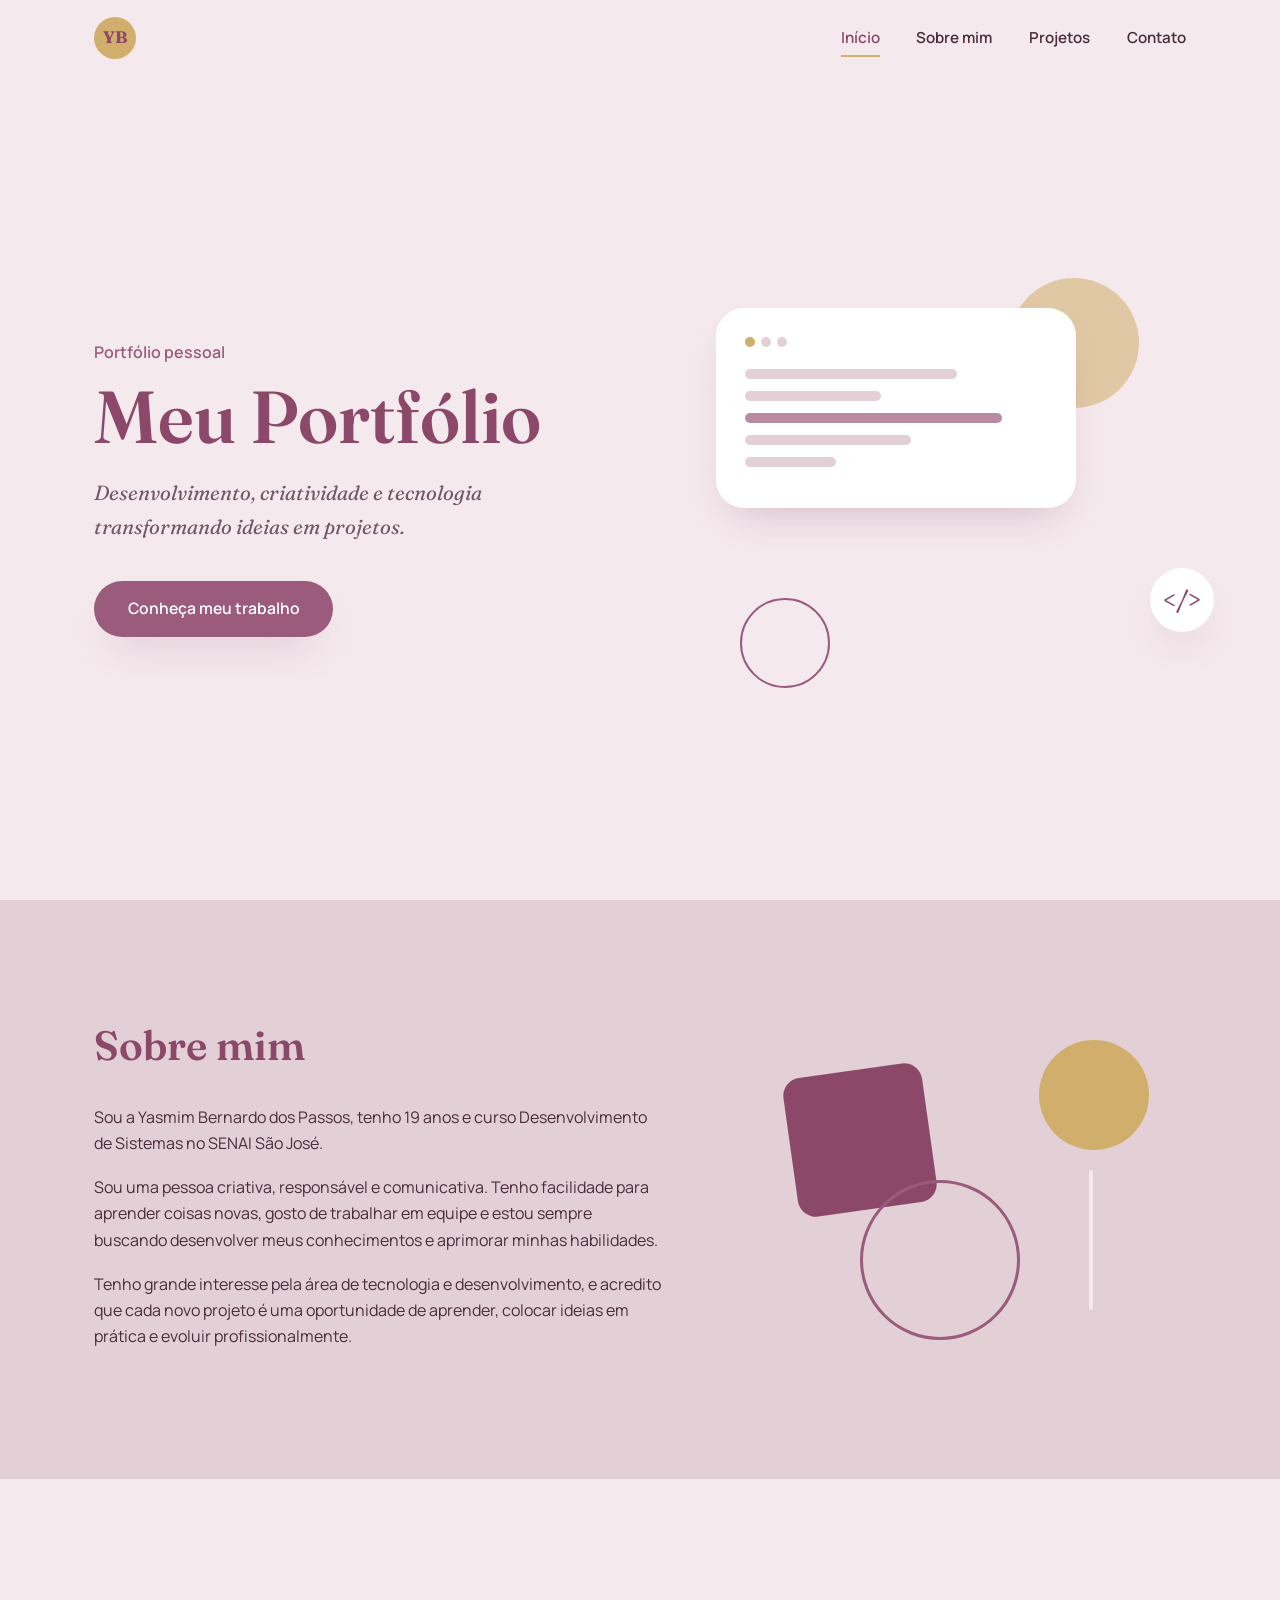
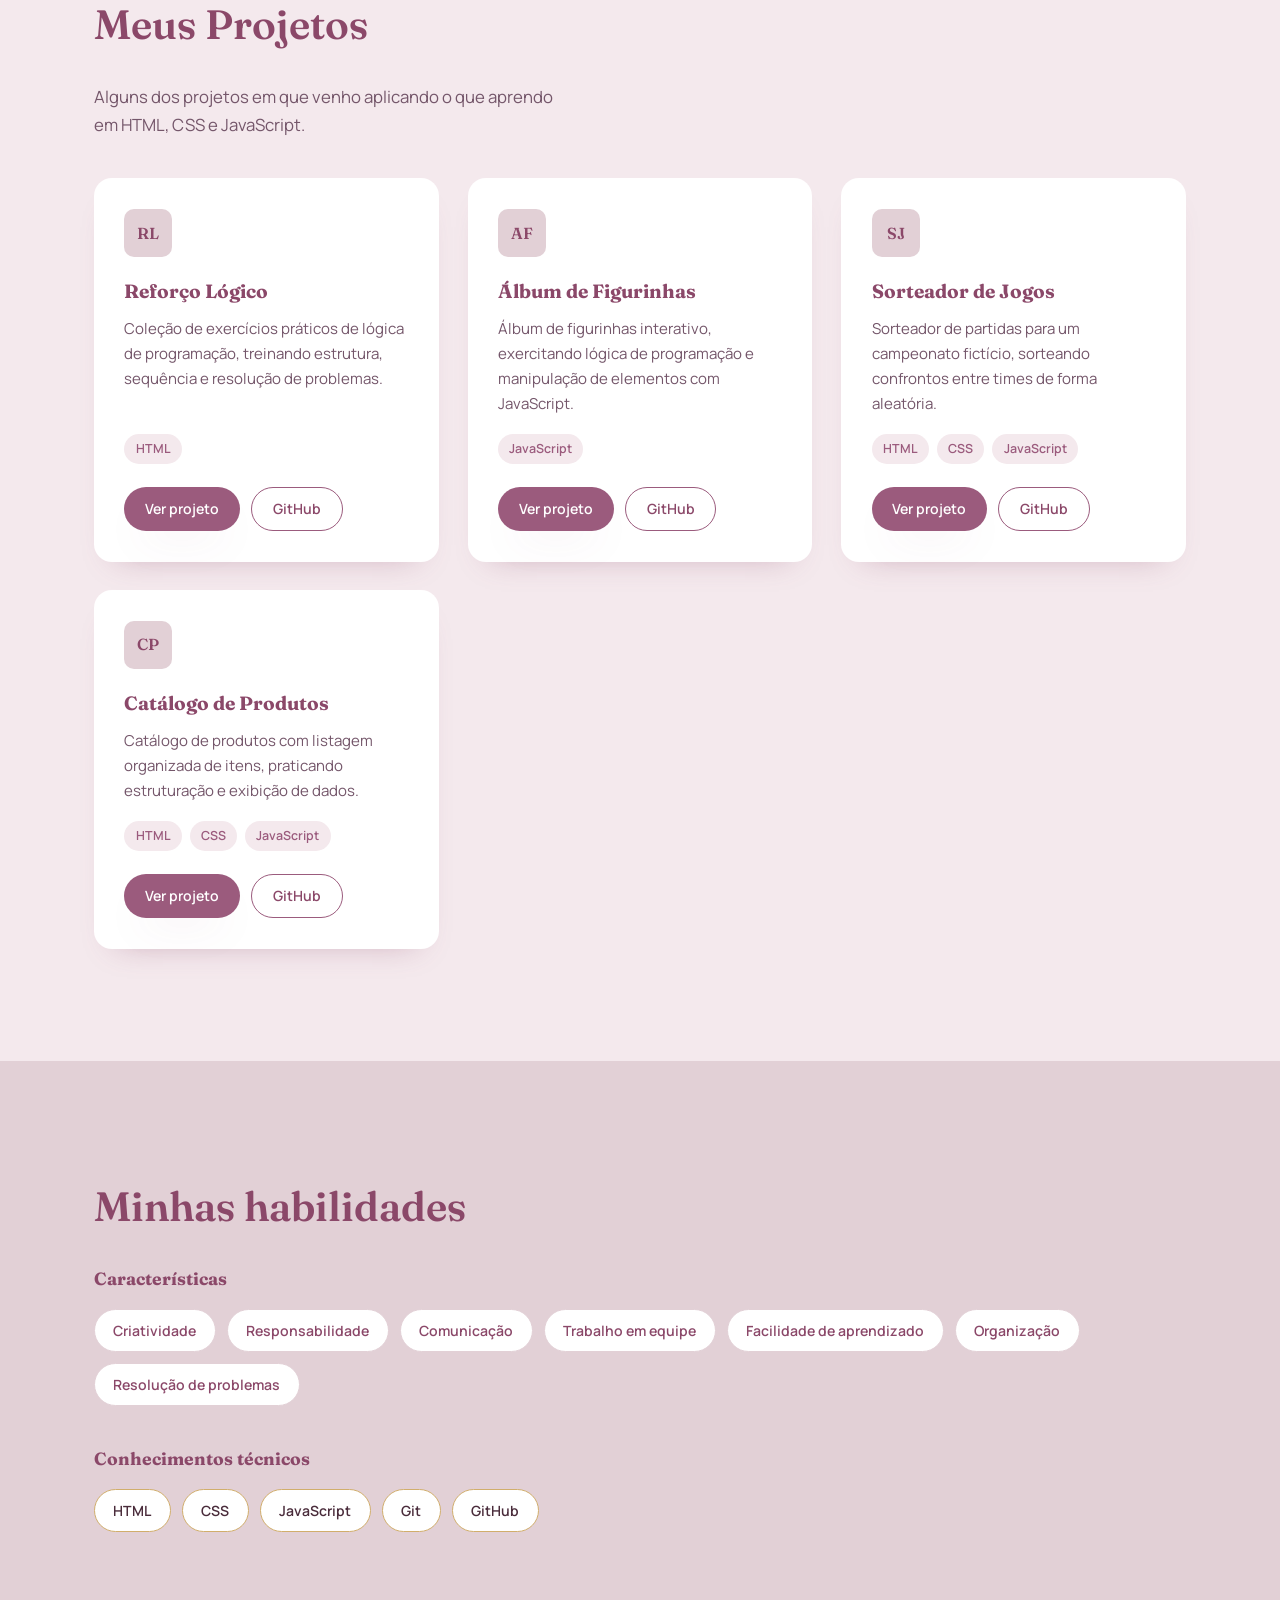
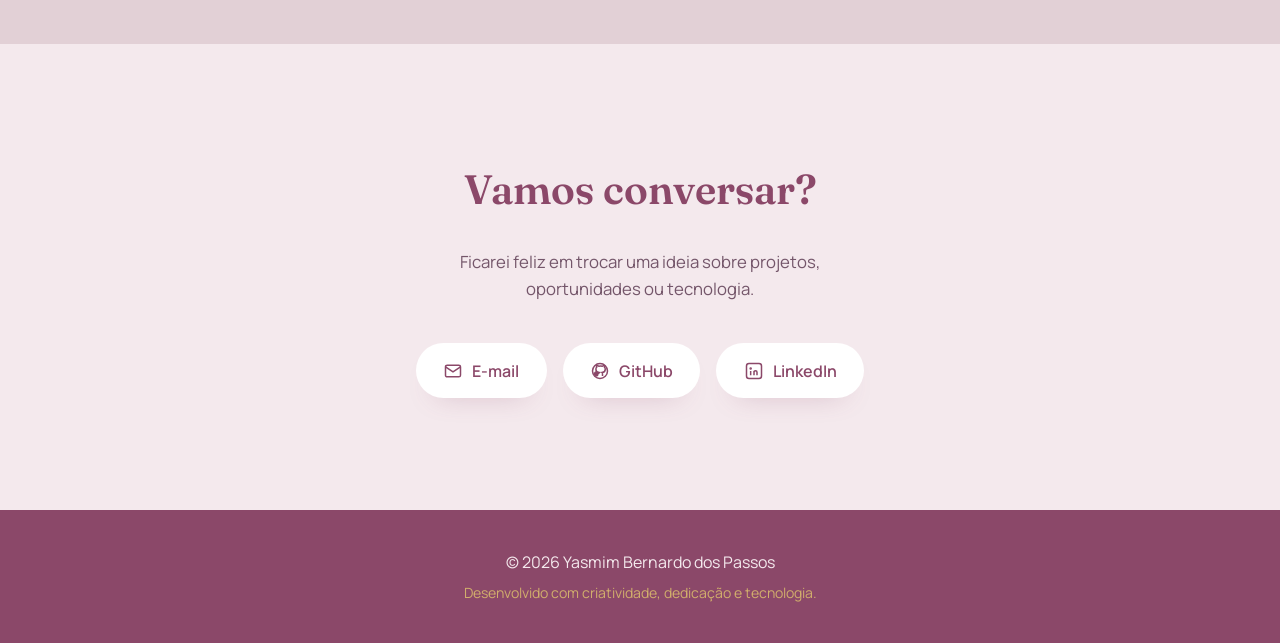
<file: index.html>
<!DOCTYPE html>
<html lang="pt-BR">
<head>
  <meta charset="UTF-8" />
  <meta name="viewport" content="width=device-width, initial-scale=1.0" />
  <title>Yasmim Bernardo dos Passos · Portfólio</title>
  <meta name="description" content="Portfólio pessoal de Yasmim Bernardo dos Passos, estudante de Desenvolvimento de Sistemas." />

  <!-- Fontes: Fraunces (títulos, com personalidade) e Manrope (texto, moderna e legível) -->
  <link rel="preconnect" href="https://fonts.googleapis.com" />
  <link rel="preconnect" href="https://fonts.gstatic.com" crossorigin />
  <link href="https://fonts.googleapis.com/css2?family=Fraunces:ital,opsz,wght@0,9..144,400..700;1,9..144,400..600&family=Manrope:wght@400;500;600;700;800&display=swap" rel="stylesheet" />

  <link rel="stylesheet" href="style.css" />
</head>
<body>

  <!-- ===================== CABEÇALHO / NAVEGAÇÃO ===================== -->
  <header class="site-header" id="topo">
    <div class="header-inner container">
      <a href="#topo" class="logo" aria-label="Voltar ao início">
        <span class="logo-badge">YB</span>
      </a>

      <button class="nav-toggle" id="navToggle" aria-label="Abrir menu de navegação" aria-expanded="false" aria-controls="navMenu">
        <span></span>
        <span></span>
        <span></span>
      </button>

      <nav class="nav-menu" id="navMenu">
        <a href="#inicio" class="nav-link">Início</a>
        <a href="#sobre" class="nav-link">Sobre mim</a>
        <a href="#projetos" class="nav-link">Projetos</a>
        <a href="#contato" class="nav-link">Contato</a>
      </nav>
    </div>
  </header>

  <main>

    <!-- ===================== HERO ===================== -->
    <section class="hero" id="inicio">
      <div class="hero-inner container">
        <div class="hero-text">
          <p class="hero-kicker">Portfólio pessoal</p>
          <h1 class="hero-title">Meu Portfólio</h1>
          <p class="hero-subtitle">Desenvolvimento, criatividade e tecnologia transformando ideias em projetos.</p>
          <a href="#sobre" class="btn btn-primary" data-scroll>Conheça meu trabalho</a>
        </div>

        <div class="hero-visual" aria-hidden="true">
          <div class="code-panel">
            <div class="code-panel-dots">
              <span></span><span></span><span></span>
            </div>
            <div class="code-line" style="width: 70%;"></div>
            <div class="code-line" style="width: 45%;"></div>
            <div class="code-line code-line-accent" style="width: 85%;"></div>
            <div class="code-line" style="width: 55%;"></div>
            <div class="code-line" style="width: 30%;"></div>
          </div>
          <div class="deco-circle deco-circle-gold"></div>
          <div class="deco-circle deco-circle-mauve"></div>
          <div class="deco-tag">&lt;/&gt;</div>
        </div>
      </div>
    </section>

    <!-- ===================== SOBRE MIM ===================== -->
    <section class="about section" id="sobre">
      <div class="container about-inner">
        <div class="about-text reveal">
          <h2 class="section-title">Sobre mim</h2>
          <p>
            Sou a Yasmim Bernardo dos Passos, tenho 19 anos e curso Desenvolvimento de Sistemas
            no SENAI São José.
          </p>
          <p>
            Sou uma pessoa criativa, responsável e comunicativa. Tenho facilidade para aprender
            coisas novas, gosto de trabalhar em equipe e estou sempre buscando desenvolver meus
            conhecimentos e aprimorar minhas habilidades.
          </p>
          <p>
            Tenho grande interesse pela área de tecnologia e desenvolvimento, e acredito que cada
            novo projeto é uma oportunidade de aprender, colocar ideias em prática e evoluir
            profissionalmente.
          </p>
        </div>

        <div class="about-visual reveal" aria-hidden="true">
          <div class="shape shape-square"></div>
          <div class="shape shape-circle"></div>
          <div class="shape shape-ring"></div>
          <div class="shape shape-line"></div>
        </div>
      </div>
    </section>

    <!-- ===================== PROJETOS ===================== -->
    <section class="projects section" id="projetos">
      <div class="container">
        <h2 class="section-title reveal">Meus Projetos</h2>
        <p class="section-lead reveal">
          Alguns dos projetos em que venho aplicando o que aprendo em HTML, CSS e JavaScript.
        </p>

        <!-- Os cards abaixo são gerados automaticamente pelo script.js a partir do array "projetos" -->
        <div class="projects-grid" id="projectsGrid"></div>
      </div>
    </section>

    <!-- ===================== HABILIDADES ===================== -->
    <section class="skills section" id="habilidades">
      <div class="container">
        <h2 class="section-title reveal">Minhas habilidades</h2>

        <div class="skills-group reveal">
          <h3 class="skills-subtitle">Características</h3>
          <div class="skill-tags">
            <span class="tag">Criatividade</span>
            <span class="tag">Responsabilidade</span>
            <span class="tag">Comunicação</span>
            <span class="tag">Trabalho em equipe</span>
            <span class="tag">Facilidade de aprendizado</span>
            <span class="tag">Organização</span>
            <span class="tag">Resolução de problemas</span>
          </div>
        </div>

        <div class="skills-group reveal">
          <h3 class="skills-subtitle">Conhecimentos técnicos</h3>
          <div class="skill-tags">
            <span class="tag tag-gold">HTML</span>
            <span class="tag tag-gold">CSS</span>
            <span class="tag tag-gold">JavaScript</span>
            <span class="tag tag-gold">Git</span>
            <span class="tag tag-gold">GitHub</span>
          </div>
        </div>
      </div>
    </section>

    <!-- ===================== CONTATO ===================== -->
    <section class="contact section" id="contato">
      <div class="container contact-inner">
        <h2 class="section-title reveal">Vamos conversar?</h2>
        <p class="section-lead reveal">
          Ficarei feliz em trocar uma ideia sobre projetos, oportunidades ou tecnologia.
        </p>

        <!-- Troque os "#" abaixo pelos seus links reais -->
        <div class="contact-links reveal">
          <a href="#" class="contact-link" aria-label="Enviar e-mail">
            <svg viewBox="0 0 24 24" fill="none" stroke="currentColor" stroke-width="1.8" aria-hidden="true">
              <rect x="3" y="5" width="18" height="14" rx="2"></rect>
              <path d="M3 7l9 6 9-6"></path>
            </svg>
            <span>E-mail</span>
          </a>
          <a href="#" class="contact-link" aria-label="Visitar perfil no GitHub">
            <svg viewBox="0 0 24 24" fill="none" stroke="currentColor" stroke-width="1.8" aria-hidden="true">
              <circle cx="12" cy="12" r="9"></circle>
              <path d="M9 18c-4-1-4-4-4-4M9 18v-2.3c-1.2.2-1.7-.6-1.7-.6-.4-.9-1-1.1-1-1.1-.8-.5.1-.5.1-.5.9.1 1.4.9 1.4.9.8 1.3 2 1 2.6.7.1-.6.3-1 .6-1.2-1.9-.2-3.9-.9-3.9-4.1 0-.9.3-1.6.9-2.2-.1-.2-.4-1.1.1-2.3 0 0 .7-.2 2.4.9a8.3 8.3 0 0 1 4.4 0c1.7-1.1 2.4-.9 2.4-.9.5 1.2.2 2.1.1 2.3.6.6.9 1.3.9 2.2 0 3.2-2 3.9-3.9 4.1.3.3.6.8.6 1.6V18"></path>
            </svg>
            <span>GitHub</span>
          </a>
          <a href="#" class="contact-link" aria-label="Visitar perfil no LinkedIn">
            <svg viewBox="0 0 24 24" fill="none" stroke="currentColor" stroke-width="1.8" aria-hidden="true">
              <rect x="3" y="3" width="18" height="18" rx="3"></rect>
              <circle cx="8" cy="9" r="0.6" fill="currentColor"></circle>
              <path d="M8 12v5M8 12v0M12 17v-3.5a1.8 1.8 0 0 1 3.6 0V17M12 17v-5"></path>
            </svg>
            <span>LinkedIn</span>
          </a>
        </div>
      </div>
    </section>

  </main>

  <!-- ===================== RODAPÉ ===================== -->
  <footer class="site-footer">
    <div class="container footer-inner">
      <p>&copy; 2026 Yasmim Bernardo dos Passos</p>
      <p class="footer-note">Desenvolvido com criatividade, dedicação e tecnologia.</p>
    </div>
  </footer>

  <script src="script.js"></script>
</body>
</html>
</file>
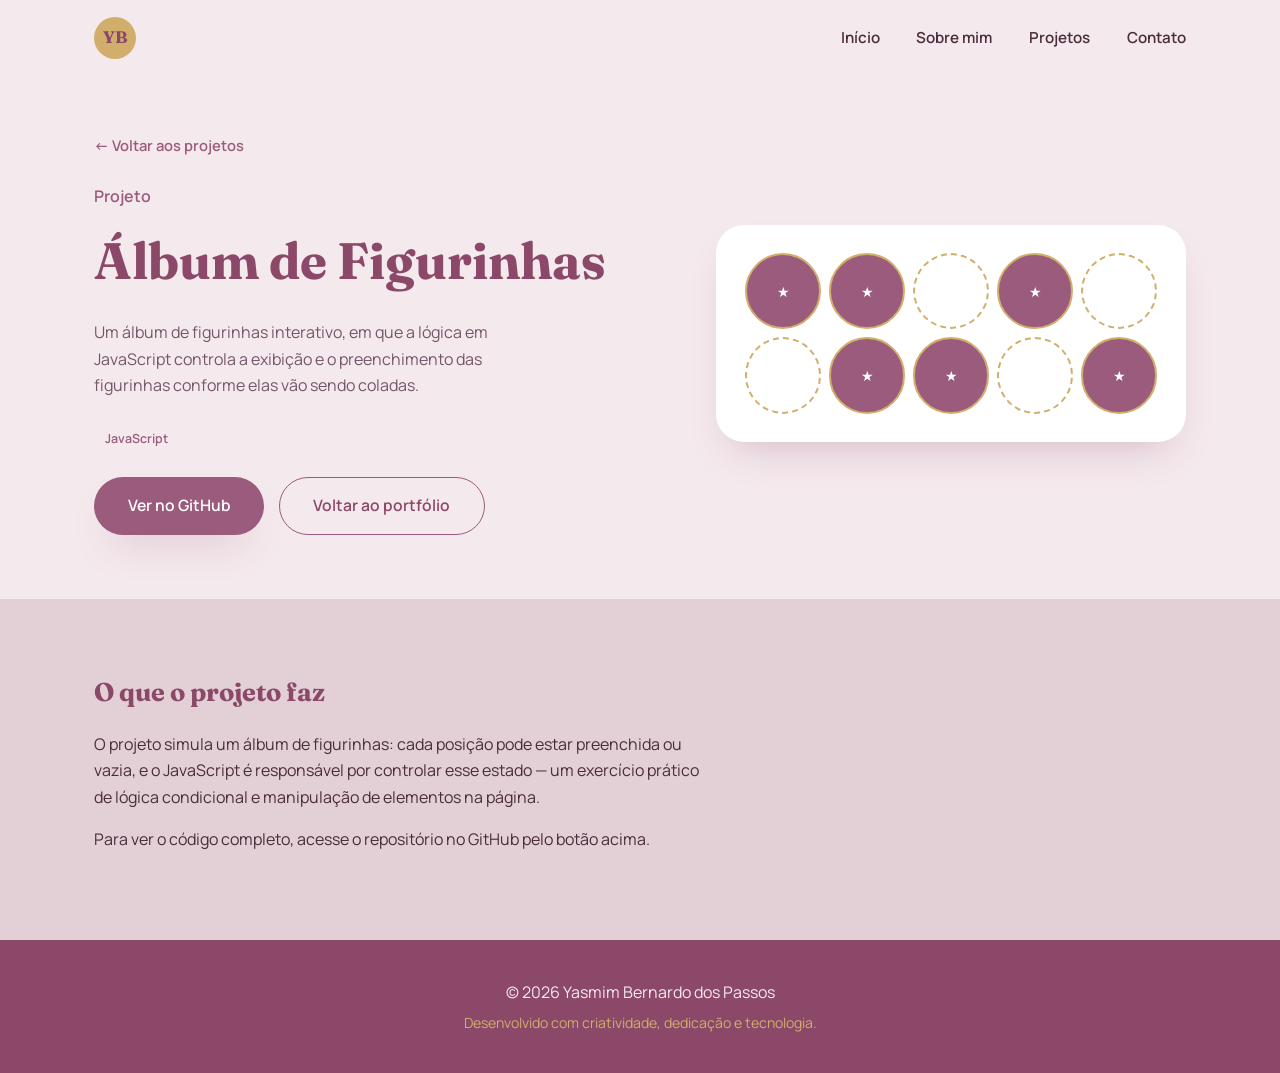
<file: projetos/album-de-figurinhas.html>
<!DOCTYPE html>
<html lang="pt-BR">
<head>
  <meta charset="UTF-8" />
  <meta name="viewport" content="width=device-width, initial-scale=1.0" />
  <title>Álbum de Figurinhas · Projeto de Yasmim Bernardo dos Passos</title>
  <meta name="description" content="Álbum de figurinhas interativo feito em JavaScript." />

  <link rel="preconnect" href="https://fonts.googleapis.com" />
  <link rel="preconnect" href="https://fonts.gstatic.com" crossorigin />
  <link href="https://fonts.googleapis.com/css2?family=Fraunces:ital,opsz,wght@0,9..144,400..700;1,9..144,400..600&family=Manrope:wght@400;500;600;700;800&display=swap" rel="stylesheet" />

  <link rel="stylesheet" href="../style.css" />
</head>
<body>

  <header class="site-header">
    <div class="header-inner container">
      <a href="../index.html" class="logo" aria-label="Voltar ao início">
        <span class="logo-badge">YB</span>
      </a>

      <button class="nav-toggle" id="navToggle" aria-label="Abrir menu de navegação" aria-expanded="false" aria-controls="navMenu">
        <span></span><span></span><span></span>
      </button>

      <nav class="nav-menu" id="navMenu">
        <a href="../index.html" class="nav-link">Início</a>
        <a href="../index.html#sobre" class="nav-link">Sobre mim</a>
        <a href="../index.html#projetos" class="nav-link">Projetos</a>
        <a href="../index.html#contato" class="nav-link">Contato</a>
      </nav>
    </div>
  </header>

  <main>
    <section class="project-hero">
      <div class="container project-hero-inner">
        <div>
          <a href="../index.html#projetos" class="back-link">&larr; Voltar aos projetos</a>
          <p class="project-kicker">Projeto</p>
          <h1 class="project-hero-title">Álbum de Figurinhas</h1>
          <p class="project-hero-desc">
            Um álbum de figurinhas interativo, em que a lógica em JavaScript controla a exibição
            e o preenchimento das figurinhas conforme elas vão sendo coladas.
          </p>
          <div class="project-tech">
            <span class="tech-pill">JavaScript</span>
          </div>
          <div class="project-hero-actions">
            <a class="btn btn-primary" href="https://github.com/yasmimpassos9/logicarafael/tree/main/logicaRafael" target="_blank" rel="noopener noreferrer">Ver no GitHub</a>
            <a class="btn btn-outline" href="../index.html#projetos">Voltar ao portfólio</a>
          </div>
        </div>

        <div class="project-mockup" aria-hidden="true">
          <div class="mockup-sticker-grid">
            <div class="mockup-sticker filled"></div>
            <div class="mockup-sticker filled"></div>
            <div class="mockup-sticker"></div>
            <div class="mockup-sticker filled"></div>
            <div class="mockup-sticker"></div>
            <div class="mockup-sticker"></div>
            <div class="mockup-sticker filled"></div>
            <div class="mockup-sticker filled"></div>
            <div class="mockup-sticker"></div>
            <div class="mockup-sticker filled"></div>
          </div>
        </div>
      </div>
    </section>

    <section class="project-content">
      <div class="container">
        <h2>O que o projeto faz</h2>
        <p>
          O projeto simula um álbum de figurinhas: cada posição pode estar preenchida ou vazia,
          e o JavaScript é responsável por controlar esse estado — um exercício prático de
          lógica condicional e manipulação de elementos na página.
        </p>
        <p>
          Para ver o código completo, acesse o repositório no GitHub pelo botão acima.
        </p>
      </div>
    </section>
  </main>

  <footer class="site-footer">
    <div class="container footer-inner">
      <p>&copy; 2026 Yasmim Bernardo dos Passos</p>
      <p class="footer-note">Desenvolvido com criatividade, dedicação e tecnologia.</p>
    </div>
  </footer>

  <script src="../script.js"></script>
</body>
</html>
</file>
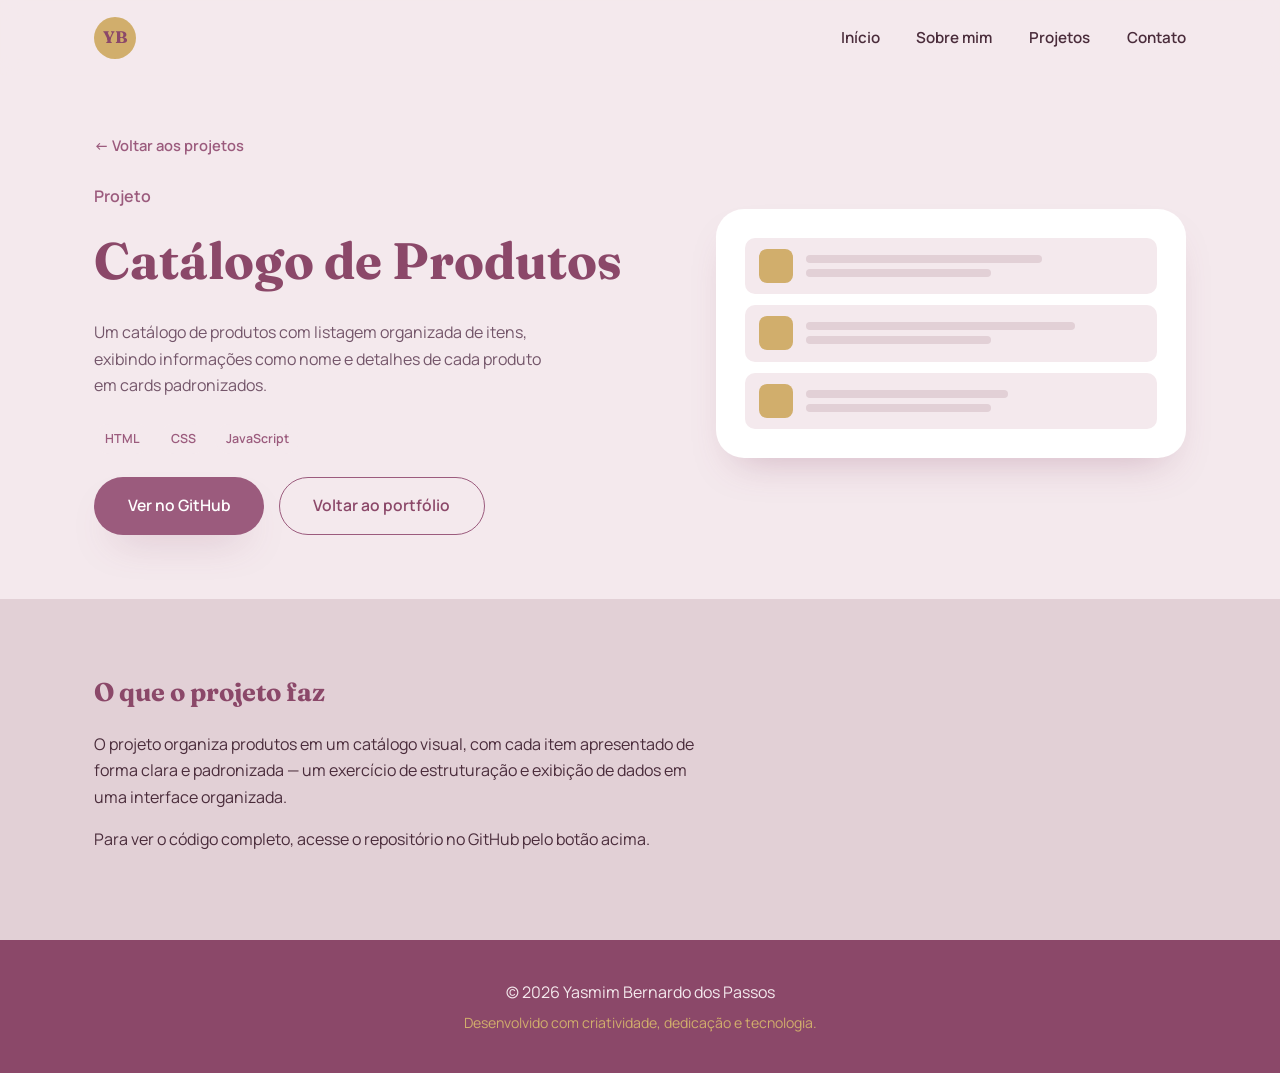
<file: projetos/catalogo-produtos.html>
<!DOCTYPE html>
<html lang="pt-BR">
<head>
  <meta charset="UTF-8" />
  <meta name="viewport" content="width=device-width, initial-scale=1.0" />
  <title>Catálogo de Produtos · Projeto de Yasmim Bernardo dos Passos</title>
  <meta name="description" content="Catálogo de produtos com listagem organizada de itens." />

  <link rel="preconnect" href="https://fonts.googleapis.com" />
  <link rel="preconnect" href="https://fonts.gstatic.com" crossorigin />
  <link href="https://fonts.googleapis.com/css2?family=Fraunces:ital,opsz,wght@0,9..144,400..700;1,9..144,400..600&family=Manrope:wght@400;500;600;700;800&display=swap" rel="stylesheet" />

  <link rel="stylesheet" href="../style.css" />
</head>
<body>

  <header class="site-header">
    <div class="header-inner container">
      <a href="../index.html" class="logo" aria-label="Voltar ao início">
        <span class="logo-badge">YB</span>
      </a>

      <button class="nav-toggle" id="navToggle" aria-label="Abrir menu de navegação" aria-expanded="false" aria-controls="navMenu">
        <span></span><span></span><span></span>
      </button>

      <nav class="nav-menu" id="navMenu">
        <a href="../index.html" class="nav-link">Início</a>
        <a href="../index.html#sobre" class="nav-link">Sobre mim</a>
        <a href="../index.html#projetos" class="nav-link">Projetos</a>
        <a href="../index.html#contato" class="nav-link">Contato</a>
      </nav>
    </div>
  </header>

  <main>
    <section class="project-hero">
      <div class="container project-hero-inner">
        <div>
          <a href="../index.html#projetos" class="back-link">&larr; Voltar aos projetos</a>
          <p class="project-kicker">Projeto</p>
          <h1 class="project-hero-title">Catálogo de Produtos</h1>
          <p class="project-hero-desc">
            Um catálogo de produtos com listagem organizada de itens, exibindo informações como
            nome e detalhes de cada produto em cards padronizados.
          </p>
          <div class="project-tech">
            <span class="tech-pill">HTML</span>
            <span class="tech-pill">CSS</span>
            <span class="tech-pill">JavaScript</span>
          </div>
          <div class="project-hero-actions">
            <a class="btn btn-primary" href="https://github.com/yasmimpassos9/catalogo_kelivem" target="_blank" rel="noopener noreferrer">Ver no GitHub</a>
            <a class="btn btn-outline" href="../index.html#projetos">Voltar ao portfólio</a>
          </div>
        </div>

        <div class="project-mockup" aria-hidden="true">
          <div class="mockup-card-stack">
            <div class="mockup-product-card">
              <div class="swatch"></div>
              <div class="lines"><span style="width: 70%;"></span><span></span></div>
            </div>
            <div class="mockup-product-card">
              <div class="swatch"></div>
              <div class="lines"><span style="width: 80%;"></span><span></span></div>
            </div>
            <div class="mockup-product-card">
              <div class="swatch"></div>
              <div class="lines"><span style="width: 60%;"></span><span></span></div>
            </div>
          </div>
        </div>
      </div>
    </section>

    <section class="project-content">
      <div class="container">
        <h2>O que o projeto faz</h2>
        <p>
          O projeto organiza produtos em um catálogo visual, com cada item apresentado de forma
          clara e padronizada — um exercício de estruturação e exibição de dados em uma
          interface organizada.
        </p>
        <p>
          Para ver o código completo, acesse o repositório no GitHub pelo botão acima.
        </p>
      </div>
    </section>
  </main>

  <footer class="site-footer">
    <div class="container footer-inner">
      <p>&copy; 2026 Yasmim Bernardo dos Passos</p>
      <p class="footer-note">Desenvolvido com criatividade, dedicação e tecnologia.</p>
    </div>
  </footer>

  <script src="../script.js"></script>
</body>
</html>
</file>
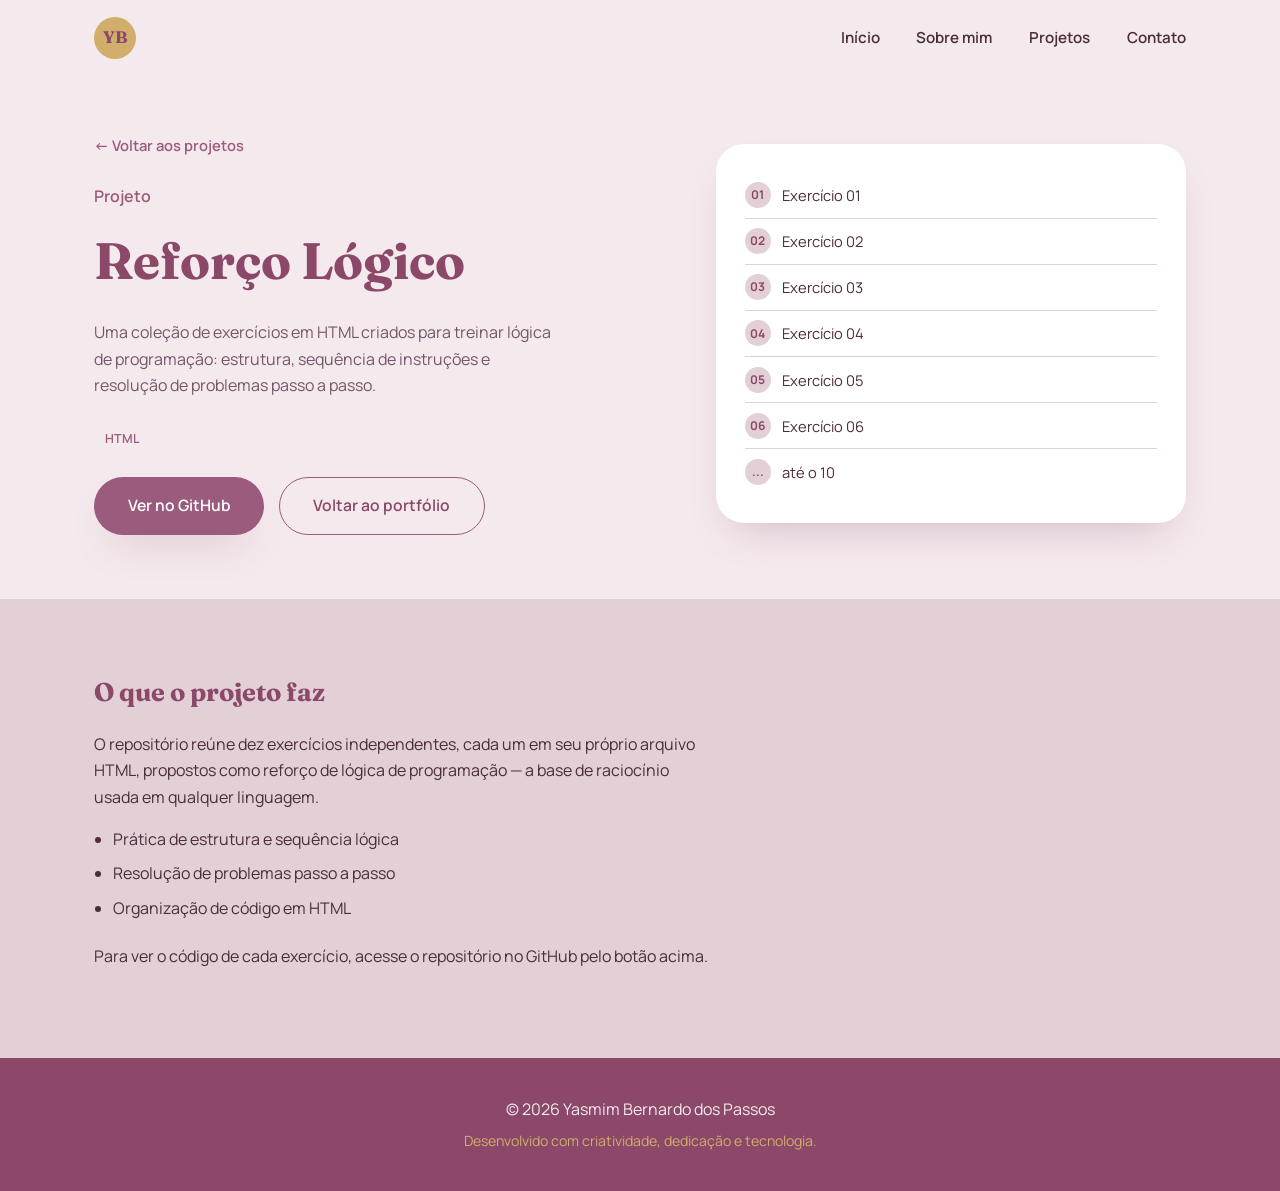
<file: projetos/reforco-logico.html>
<!DOCTYPE html>
<html lang="pt-BR">
<head>
  <meta charset="UTF-8" />
  <meta name="viewport" content="width=device-width, initial-scale=1.0" />
  <title>Reforço Lógico · Projeto de Yasmim Bernardo dos Passos</title>
  <meta name="description" content="Exercícios práticos de lógica de programação feitos em HTML." />

  <link rel="preconnect" href="https://fonts.googleapis.com" />
  <link rel="preconnect" href="https://fonts.gstatic.com" crossorigin />
  <link href="https://fonts.googleapis.com/css2?family=Fraunces:ital,opsz,wght@0,9..144,400..700;1,9..144,400..600&family=Manrope:wght@400;500;600;700;800&display=swap" rel="stylesheet" />

  <link rel="stylesheet" href="../style.css" />
</head>
<body>

  <header class="site-header">
    <div class="header-inner container">
      <a href="../index.html" class="logo" aria-label="Voltar ao início">
        <span class="logo-badge">YB</span>
      </a>

      <button class="nav-toggle" id="navToggle" aria-label="Abrir menu de navegação" aria-expanded="false" aria-controls="navMenu">
        <span></span><span></span><span></span>
      </button>

      <nav class="nav-menu" id="navMenu">
        <a href="../index.html" class="nav-link">Início</a>
        <a href="../index.html#sobre" class="nav-link">Sobre mim</a>
        <a href="../index.html#projetos" class="nav-link">Projetos</a>
        <a href="../index.html#contato" class="nav-link">Contato</a>
      </nav>
    </div>
  </header>

  <main>
    <section class="project-hero">
      <div class="container project-hero-inner">
        <div>
          <a href="../index.html#projetos" class="back-link">&larr; Voltar aos projetos</a>
          <p class="project-kicker">Projeto</p>
          <h1 class="project-hero-title">Reforço Lógico</h1>
          <p class="project-hero-desc">
            Uma coleção de exercícios em HTML criados para treinar lógica de programação:
            estrutura, sequência de instruções e resolução de problemas passo a passo.
          </p>
          <div class="project-tech">
            <span class="tech-pill">HTML</span>
          </div>
          <div class="project-hero-actions">
            <a class="btn btn-primary" href="https://github.com/yasmimpassos9/reforcologico" target="_blank" rel="noopener noreferrer">Ver no GitHub</a>
            <a class="btn btn-outline" href="../index.html#projetos">Voltar ao portfólio</a>
          </div>
        </div>

        <div class="project-mockup" aria-hidden="true">
          <div class="mockup-list-item"><span>01</span> Exercício 01</div>
          <div class="mockup-list-item"><span>02</span> Exercício 02</div>
          <div class="mockup-list-item"><span>03</span> Exercício 03</div>
          <div class="mockup-list-item"><span>04</span> Exercício 04</div>
          <div class="mockup-list-item"><span>05</span> Exercício 05</div>
          <div class="mockup-list-item"><span>06</span> Exercício 06</div>
          <div class="mockup-list-item"><span>...</span> até o 10</div>
        </div>
      </div>
    </section>

    <section class="project-content">
      <div class="container">
        <h2>O que o projeto faz</h2>
        <p>
          O repositório reúne dez exercícios independentes, cada um em seu próprio arquivo HTML,
          propostos como reforço de lógica de programação — a base de raciocínio usada em
          qualquer linguagem.
        </p>
        <ul>
          <li>Prática de estrutura e sequência lógica</li>
          <li>Resolução de problemas passo a passo</li>
          <li>Organização de código em HTML</li>
        </ul>
        <p>
          Para ver o código de cada exercício, acesse o repositório no GitHub pelo botão acima.
        </p>
      </div>
    </section>
  </main>

  <footer class="site-footer">
    <div class="container footer-inner">
      <p>&copy; 2026 Yasmim Bernardo dos Passos</p>
      <p class="footer-note">Desenvolvido com criatividade, dedicação e tecnologia.</p>
    </div>
  </footer>

  <script src="../script.js"></script>
</body>
</html>
</file>
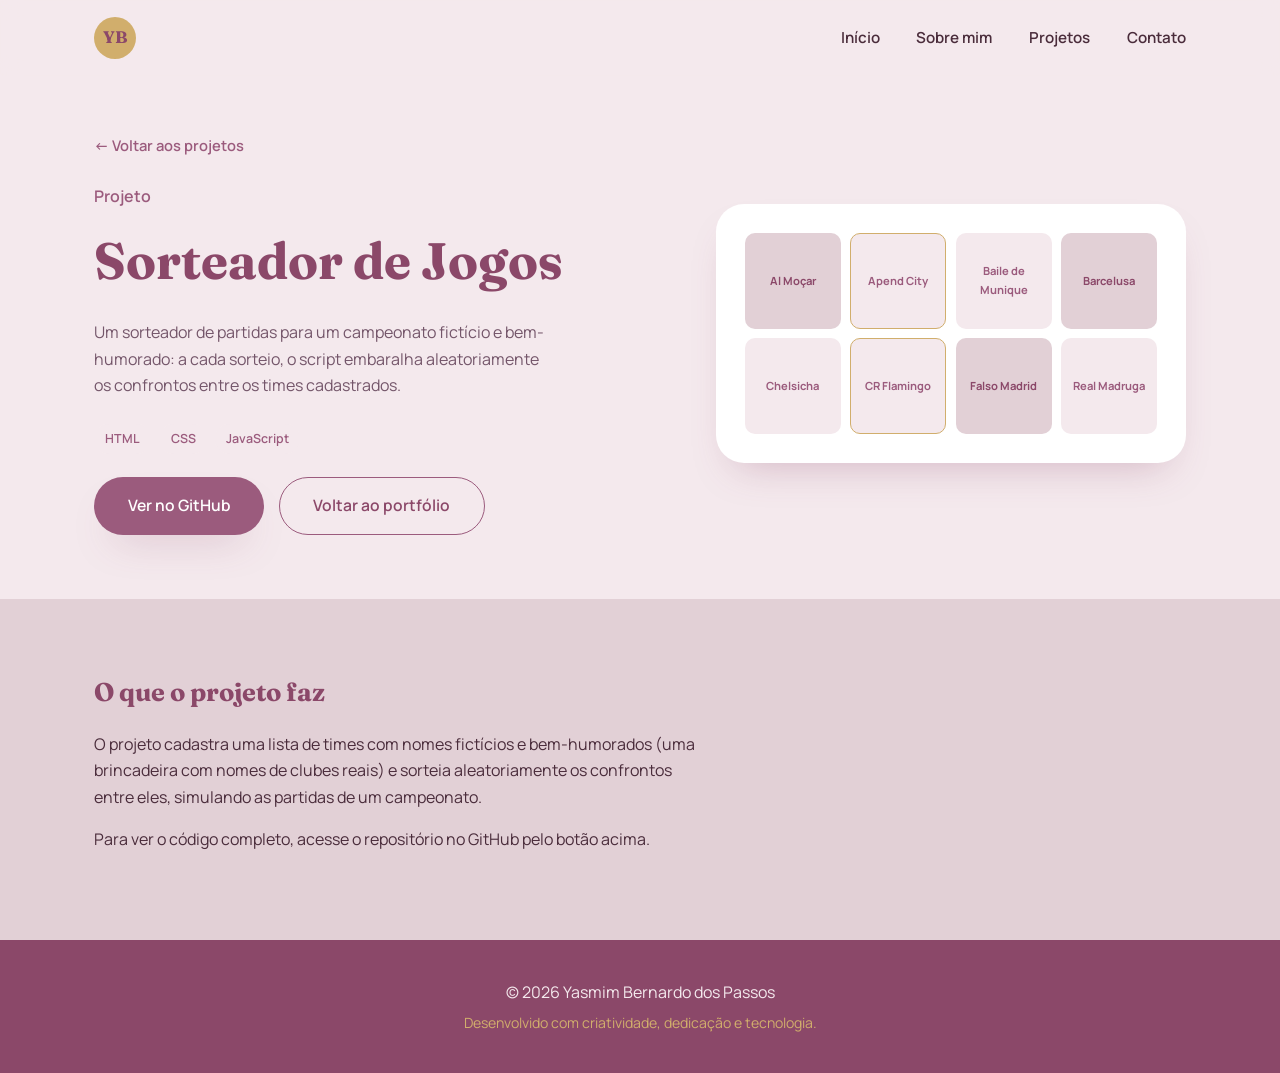
<file: projetos/sorteador-de-jogos.html>
<!DOCTYPE html>
<html lang="pt-BR">
<head>
  <meta charset="UTF-8" />
  <meta name="viewport" content="width=device-width, initial-scale=1.0" />
  <title>Sorteador de Jogos · Projeto de Yasmim Bernardo dos Passos</title>
  <meta name="description" content="Sorteador de partidas para um campeonato fictício." />

  <link rel="preconnect" href="https://fonts.googleapis.com" />
  <link rel="preconnect" href="https://fonts.gstatic.com" crossorigin />
  <link href="https://fonts.googleapis.com/css2?family=Fraunces:ital,opsz,wght@0,9..144,400..700;1,9..144,400..600&family=Manrope:wght@400;500;600;700;800&display=swap" rel="stylesheet" />

  <link rel="stylesheet" href="../style.css" />
</head>
<body>

  <header class="site-header">
    <div class="header-inner container">
      <a href="../index.html" class="logo" aria-label="Voltar ao início">
        <span class="logo-badge">YB</span>
      </a>

      <button class="nav-toggle" id="navToggle" aria-label="Abrir menu de navegação" aria-expanded="false" aria-controls="navMenu">
        <span></span><span></span><span></span>
      </button>

      <nav class="nav-menu" id="navMenu">
        <a href="../index.html" class="nav-link">Início</a>
        <a href="../index.html#sobre" class="nav-link">Sobre mim</a>
        <a href="../index.html#projetos" class="nav-link">Projetos</a>
        <a href="../index.html#contato" class="nav-link">Contato</a>
      </nav>
    </div>
  </header>

  <main>
    <section class="project-hero">
      <div class="container project-hero-inner">
        <div>
          <a href="../index.html#projetos" class="back-link">&larr; Voltar aos projetos</a>
          <p class="project-kicker">Projeto</p>
          <h1 class="project-hero-title">Sorteador de Jogos</h1>
          <p class="project-hero-desc">
            Um sorteador de partidas para um campeonato fictício e bem-humorado: a cada sorteio,
            o script embaralha aleatoriamente os confrontos entre os times cadastrados.
          </p>
          <div class="project-tech">
            <span class="tech-pill">HTML</span>
            <span class="tech-pill">CSS</span>
            <span class="tech-pill">JavaScript</span>
          </div>
          <div class="project-hero-actions">
            <a class="btn btn-primary" href="https://github.com/yasmimpassos9/sorteador-de-jogos" target="_blank" rel="noopener noreferrer">Ver no GitHub</a>
            <a class="btn btn-outline" href="../index.html#projetos">Voltar ao portfólio</a>
          </div>
        </div>

        <div class="project-mockup" aria-hidden="true">
          <div class="mockup-badge-grid">
            <div class="mockup-badge">Al Moçar</div>
            <div class="mockup-badge">Apend City</div>
            <div class="mockup-badge">Baile de Munique</div>
            <div class="mockup-badge">Barcelusa</div>
            <div class="mockup-badge">Chelsicha</div>
            <div class="mockup-badge">CR Flamingo</div>
            <div class="mockup-badge">Falso Madrid</div>
            <div class="mockup-badge">Real Madruga</div>
          </div>
        </div>
      </div>
    </section>

    <section class="project-content">
      <div class="container">
        <h2>O que o projeto faz</h2>
        <p>
          O projeto cadastra uma lista de times com nomes fictícios e bem-humorados (uma
          brincadeira com nomes de clubes reais) e sorteia aleatoriamente os confrontos entre
          eles, simulando as partidas de um campeonato.
        </p>
        <p>
          Para ver o código completo, acesse o repositório no GitHub pelo botão acima.
        </p>
      </div>
    </section>
  </main>

  <footer class="site-footer">
    <div class="container footer-inner">
      <p>&copy; 2026 Yasmim Bernardo dos Passos</p>
      <p class="footer-note">Desenvolvido com criatividade, dedicação e tecnologia.</p>
    </div>
  </footer>

  <script src="../script.js"></script>
</body>
</html>
</file>
<file: style.css>
*,
*::before,
*::after {
  box-sizing: border-box;
  margin: 0;
  padding: 0;
}

html {
  scroll-behavior: smooth;
}

img {
  max-width: 100%;
  display: block;
}

a {
  text-decoration: none;
  color: inherit;
}

button {
  font: inherit;
  cursor: pointer;
  border: none;
  background: none;
}

ul {
  list-style: none;
}

/* -------------------- TOKENS / VARIÁVEIS -------------------- */
:root {
  /* cores da paleta enviada */
  --bg-main: #F4E9ED;      /* rosa claro       */
  --bg-alt: #E2D0D6;       /* rosa acinzentado */
  --heading: #8B4869;      /* vinho / rosa escuro */
  --accent: #9B5B7D;       /* rosa / malva     */
  --gold: #D1AE6C;         /* dourado / bege   */

  /* neutros derivados da paleta, para texto e contraste */
  --text: #4A2C3B;
  --text-soft: #74566A;
  --white: #FFFFFF;

  /* tipografia */
  --font-display: "Fraunces", serif;
  --font-body: "Manrope", sans-serif;

  /* espaçamento e forma */
  --radius-lg: 28px;
  --radius-md: 18px;
  --radius-sm: 10px;
  --shadow-soft: 0 20px 40px -20px rgba(139, 72, 105, 0.35);
  --container-w: 1140px;

  --header-h: 76px;
}

body {
  font-family: var(--font-body);
  color: var(--text);
  background: var(--bg-main);
  line-height: 1.65;
  overflow-x: hidden;
}

.container {
  width: 100%;
  max-width: var(--container-w);
  margin-inline: auto;
  padding-inline: 1.5rem;
}

.section {
  padding-block: 7rem;
}

.section-title {
  font-family: var(--font-display);
  font-size: clamp(2rem, 3.2vw, 2.6rem);
  font-weight: 600;
  color: var(--heading);
  margin-bottom: 1.5rem;
}

.section-lead {
  color: var(--text-soft);
  max-width: 46ch;
  margin-bottom: 2.5rem;
  font-size: 1.05rem;
}

/* alterna o fundo das seções para criar ritmo visual */
.about,
.skills {
  background: var(--bg-alt);
}

/* -------------------- BOTÕES -------------------- */
.btn {
  display: inline-flex;
  align-items: center;
  justify-content: center;
  padding: 0.95rem 2.1rem;
  border-radius: 999px;
  font-weight: 600;
  font-size: 0.98rem;
  transition: transform 0.25s ease, box-shadow 0.25s ease, background 0.25s ease;
}

.btn-primary {
  background: var(--accent);
  color: var(--white);
  box-shadow: var(--shadow-soft);
}

.btn-primary:hover,
.btn-primary:focus-visible {
  background: var(--heading);
  transform: translateY(-3px);
}

.btn-outline {
  border: 1.5px solid var(--accent);
  color: var(--heading);
}

.btn-outline:hover,
.btn-outline:focus-visible {
  background: var(--accent);
  color: var(--white);
}

.btn-small {
  padding: 0.6rem 1.3rem;
  font-size: 0.88rem;
}

/* foco visível para acessibilidade em toda a página */
a:focus-visible,
button:focus-visible {
  outline: 2px solid var(--heading);
  outline-offset: 3px;
  border-radius: 4px;
}

/* =========================================================
   CABEÇALHO
   ========================================================= */
.site-header {
  position: fixed;
  top: 0;
  left: 0;
  right: 0;
  height: var(--header-h);
  display: flex;
  align-items: center;
  background: rgba(244, 233, 237, 0.85);
  backdrop-filter: blur(10px);
  z-index: 100;
  transition: box-shadow 0.3s ease;
}

.site-header.scrolled {
  box-shadow: 0 8px 24px -18px rgba(139, 72, 105, 0.5);
}

.header-inner {
  display: flex;
  align-items: center;
  justify-content: space-between;
}

.logo-badge {
  display: inline-flex;
  align-items: center;
  justify-content: center;
  width: 42px;
  height: 42px;
  border-radius: 50%;
  background: var(--gold);
  color: var(--heading);
  font-family: var(--font-display);
  font-weight: 700;
  font-size: 1.05rem;
}

.nav-menu {
  display: flex;
  align-items: center;
  gap: 2.3rem;
}

.nav-link {
  font-weight: 600;
  font-size: 0.95rem;
  color: var(--text);
  position: relative;
  padding-block: 4px;
}

.nav-link::after {
  content: "";
  position: absolute;
  left: 0;
  bottom: -2px;
  width: 0%;
  height: 2px;
  background: var(--gold);
  transition: width 0.25s ease;
}

.nav-link:hover::after,
.nav-link.active::after {
  width: 100%;
}

.nav-link.active {
  color: var(--heading);
}

/* botão hamburger (escondido no desktop) */
.nav-toggle {
  display: none;
  flex-direction: column;
  justify-content: space-between;
  width: 26px;
  height: 18px;
}

.nav-toggle span {
  display: block;
  height: 2px;
  width: 100%;
  background: var(--heading);
  border-radius: 2px;
  transition: transform 0.3s ease, opacity 0.3s ease;
}

.nav-toggle.open span:nth-child(1) {
  transform: translateY(8px) rotate(45deg);
}
.nav-toggle.open span:nth-child(2) {
  opacity: 0;
}
.nav-toggle.open span:nth-child(3) {
  transform: translateY(-8px) rotate(-45deg);
}

/* =========================================================
   HERO
   ========================================================= */
.hero {
  min-height: 100vh;
  display: flex;
  align-items: center;
  padding-top: var(--header-h);
}

.hero-inner {
  display: grid;
  grid-template-columns: 1.1fr 0.9fr;
  gap: 3rem;
  align-items: center;
}

.hero-kicker {
  color: var(--accent);
  font-weight: 600;
  margin-bottom: 0.8rem;
  font-size: 1rem;
}

.hero-title {
  font-family: var(--font-display);
  font-size: clamp(3rem, 6vw, 4.6rem);
  font-weight: 600;
  color: var(--heading);
  line-height: 1.05;
  margin-bottom: 1.3rem;
}

.hero-subtitle {
  font-style: italic;
  font-family: var(--font-display);
  font-weight: 400;
  font-size: clamp(1.1rem, 1.6vw, 1.35rem);
  color: var(--text-soft);
  max-width: 34ch;
  margin-bottom: 2.3rem;
}

/* ilustração decorativa feita só com CSS: um "painel de código" abstrato */
.hero-visual {
  position: relative;
  min-height: 360px;
}

.code-panel {
  background: var(--white);
  border-radius: var(--radius-lg);
  box-shadow: var(--shadow-soft);
  padding: 1.8rem;
  width: min(360px, 90%);
  position: relative;
  z-index: 2;
}

.code-panel-dots {
  display: flex;
  gap: 6px;
  margin-bottom: 1.4rem;
}

.code-panel-dots span {
  width: 10px;
  height: 10px;
  border-radius: 50%;
  background: var(--bg-alt);
}

.code-panel-dots span:first-child {
  background: var(--gold);
}

.code-line {
  height: 10px;
  border-radius: 6px;
  background: var(--bg-alt);
  margin-bottom: 12px;
}

.code-line-accent {
  background: var(--accent);
  opacity: 0.7;
}

.deco-circle {
  position: absolute;
  border-radius: 50%;
  z-index: 1;
}

.deco-circle-gold {
  width: 130px;
  height: 130px;
  background: var(--gold);
  opacity: 0.55;
  top: -30px;
  right: 10%;
}

.deco-circle-mauve {
  width: 90px;
  height: 90px;
  border: 2px solid var(--accent);
  bottom: -20px;
  left: 5%;
}

.deco-tag {
  position: absolute;
  bottom: 10%;
  right: -6%;
  font-family: var(--font-display);
  font-weight: 600;
  font-size: 1.6rem;
  color: var(--heading);
  background: var(--white);
  width: 64px;
  height: 64px;
  border-radius: 50%;
  display: flex;
  align-items: center;
  justify-content: center;
  box-shadow: var(--shadow-soft);
  z-index: 3;
}

/* =========================================================
   SOBRE MIM
   ========================================================= */
.about-inner {
  display: grid;
  grid-template-columns: 1.1fr 0.9fr;
  gap: 3.5rem;
  align-items: center;
}

.about-text p {
  margin-bottom: 1.1rem;
  color: var(--text);
}

.about-visual {
  position: relative;
  min-height: 300px;
}

.shape {
  position: absolute;
}

.shape-square {
  width: 140px;
  height: 140px;
  background: var(--heading);
  border-radius: var(--radius-md);
  top: 10%;
  left: 15%;
  transform: rotate(-8deg);
}

.shape-circle {
  width: 110px;
  height: 110px;
  background: var(--gold);
  border-radius: 50%;
  top: 0;
  right: 8%;
}

.shape-ring {
  width: 160px;
  height: 160px;
  border: 3px solid var(--accent);
  border-radius: 50%;
  bottom: 0;
  left: 30%;
}

.shape-line {
  width: 4px;
  height: 140px;
  background: var(--bg-main);
  bottom: 10%;
  right: 20%;
  border-radius: 4px;
}

/* =========================================================
   TAGS (reutilizadas na seção Habilidades)
   ========================================================= */
.skill-tags {
  display: flex;
  flex-wrap: wrap;
  gap: 0.7rem;
}

.tag {
  background: var(--white);
  color: var(--heading);
  border: 1px solid var(--bg-alt);
  padding: 0.55rem 1.15rem;
  border-radius: 999px;
  font-size: 0.88rem;
  font-weight: 600;
}

.tag-gold {
  border-color: var(--gold);
  color: var(--text);
}

/* =========================================================
   PROJETOS
   ========================================================= */
.projects-grid {
  display: grid;
  grid-template-columns: repeat(auto-fit, minmax(280px, 1fr));
  gap: 1.8rem;
}

.project-card {
  background: var(--white);
  border-radius: var(--radius-md);
  padding: 1.9rem;
  box-shadow: 0 16px 30px -22px rgba(139, 72, 105, 0.4);
  transition: transform 0.3s ease, box-shadow 0.3s ease;
  display: flex;
  flex-direction: column;
}

.project-card:hover {
  transform: translateY(-6px);
  box-shadow: var(--shadow-soft);
}

.project-icon {
  width: 48px;
  height: 48px;
  border-radius: var(--radius-sm);
  background: var(--bg-alt);
  color: var(--heading);
  display: flex;
  align-items: center;
  justify-content: center;
  font-family: var(--font-display);
  font-weight: 600;
  margin-bottom: 1.2rem;
}

.project-card:hover .project-icon {
  background: var(--gold);
  color: var(--white);
}

.project-name {
  font-family: var(--font-display);
  color: var(--heading);
  font-size: 1.2rem;
  margin-bottom: 0.6rem;
}

.project-desc {
  color: var(--text-soft);
  font-size: 0.94rem;
  margin-bottom: 1.1rem;
  flex-grow: 1;
}

.project-tech {
  display: flex;
  flex-wrap: wrap;
  gap: 0.5rem;
  margin-bottom: 1.4rem;
}

.tech-pill {
  font-size: 0.78rem;
  font-weight: 600;
  color: var(--accent);
  background: var(--bg-main);
  padding: 0.3rem 0.7rem;
  border-radius: 999px;
}

.project-actions {
  display: flex;
  gap: 0.7rem;
}

.skills-group {
  margin-bottom: 2.4rem;
}

.skills-group:last-child {
  margin-bottom: 0;
}

.skills-subtitle {
  font-family: var(--font-display);
  color: var(--heading);
  font-size: 1.1rem;
  margin-bottom: 1rem;
}

/* =========================================================
   CONTATO
   ========================================================= */
.contact-inner {
  text-align: center;
}

.contact-inner .section-lead {
  margin-inline: auto;
}

.contact-links {
  display: flex;
  justify-content: center;
  flex-wrap: wrap;
  gap: 1rem;
  margin-top: 1rem;
}

.contact-link {
  display: flex;
  align-items: center;
  gap: 0.6rem;
  padding: 0.9rem 1.7rem;
  border-radius: 999px;
  background: var(--white);
  color: var(--heading);
  font-weight: 600;
  box-shadow: 0 14px 28px -20px rgba(139, 72, 105, 0.4);
  transition: transform 0.25s ease, background 0.25s ease, color 0.25s ease;
}

.contact-link svg {
  width: 20px;
  height: 20px;
}

.contact-link:hover,
.contact-link:focus-visible {
  background: var(--heading);
  color: var(--white);
  transform: translateY(-3px);
}

/* =========================================================
   PÁGINAS INDIVIDUAIS DE PROJETO (pasta /projetos)
   ========================================================= */
.back-link {
  display: inline-flex;
  align-items: center;
  gap: 0.4rem;
  font-weight: 600;
  color: var(--accent);
  font-size: 0.92rem;
  margin-bottom: 1.6rem;
}

.back-link:hover {
  color: var(--heading);
}

.project-hero {
  padding-top: calc(var(--header-h) + 3.5rem);
  padding-bottom: 4rem;
}

.project-hero-inner {
  display: grid;
  grid-template-columns: 1.1fr 0.9fr;
  gap: 3rem;
  align-items: center;
}

.project-kicker {
  color: var(--accent);
  font-weight: 600;
  margin-bottom: 0.6rem;
}

.project-hero-title {
  font-family: var(--font-display);
  font-size: clamp(2.3rem, 4vw, 3.2rem);
  color: var(--heading);
  margin-bottom: 1rem;
}

.project-hero-desc {
  color: var(--text-soft);
  max-width: 46ch;
  margin-bottom: 1.6rem;
}

.project-hero-actions {
  display: flex;
  gap: 0.9rem;
  flex-wrap: wrap;
}

.project-content {
  background: var(--bg-alt);
  padding-block: 4.5rem;
}

.project-content h2 {
  font-family: var(--font-display);
  color: var(--heading);
  font-size: 1.6rem;
  margin-bottom: 1.1rem;
}

.project-content p {
  max-width: 62ch;
  margin-bottom: 1rem;
  color: var(--text);
}

.project-content ul {
  max-width: 62ch;
  margin: 1rem 0 1.4rem 1.2rem;
}

.project-content li {
  list-style: disc;
  margin-bottom: 0.5rem;
  color: var(--text);
}


.project-mockup {
  background: var(--white);
  border-radius: var(--radius-lg);
  box-shadow: var(--shadow-soft);
  padding: 1.8rem;
}

.mockup-list-item {
  display: flex;
  align-items: center;
  gap: 0.7rem;
  padding: 0.6rem 0;
  border-bottom: 1px solid var(--bg-alt);
  font-size: 0.92rem;
  color: var(--text);
}

.mockup-list-item:last-child {
  border-bottom: none;
}

.mockup-list-item span {
  width: 26px;
  height: 26px;
  border-radius: 50%;
  background: var(--bg-alt);
  color: var(--heading);
  font-size: 0.75rem;
  font-weight: 700;
  display: flex;
  align-items: center;
  justify-content: center;
  flex-shrink: 0;
}

.mockup-badge-grid {
  display: grid;
  grid-template-columns: repeat(4, 1fr);
  gap: 0.6rem;
}

.mockup-badge {
  aspect-ratio: 1;
  border-radius: var(--radius-sm);
  background: var(--bg-main);
  display: flex;
  align-items: center;
  justify-content: center;
  font-size: 0.7rem;
  font-weight: 700;
  color: var(--accent);
  text-align: center;
  padding: 0.3rem;
}

.mockup-badge:nth-child(3n+1) {
  background: var(--bg-alt);
  color: var(--heading);
}

.mockup-badge:nth-child(4n+2) {
  border: 1.5px solid var(--gold);
}

.mockup-card-stack {
  display: flex;
  flex-direction: column;
  gap: 0.7rem;
}

.mockup-product-card {
  display: flex;
  align-items: center;
  gap: 0.8rem;
  background: var(--bg-main);
  border-radius: var(--radius-sm);
  padding: 0.7rem 0.9rem;
}

.mockup-product-card .swatch {
  width: 34px;
  height: 34px;
  border-radius: 8px;
  background: var(--gold);
  flex-shrink: 0;
}

.mockup-product-card .lines {
  flex-grow: 1;
}

.mockup-product-card .lines span {
  display: block;
  height: 8px;
  border-radius: 4px;
  background: var(--bg-alt);
  margin-bottom: 6px;
}

.mockup-product-card .lines span:last-child {
  width: 55%;
  margin-bottom: 0;
}

.mockup-sticker-grid {
  display: grid;
  grid-template-columns: repeat(5, 1fr);
  gap: 0.5rem;
}

.mockup-sticker {
  aspect-ratio: 1;
  border-radius: 50%;
  border: 2px dashed var(--gold);
  display: flex;
  align-items: center;
  justify-content: center;
}

.mockup-sticker.filled {
  border-style: solid;
  background: var(--accent);
}

.mockup-sticker.filled::after {
  content: "★";
  color: var(--white);
  font-size: 0.9rem;
}

@media (max-width: 900px) {
  .project-hero-inner {
    grid-template-columns: 1fr;
  }
}


.site-footer {
  background: var(--heading);
  color: var(--bg-main);
  padding-block: 2.4rem;
  text-align: center;
}

.footer-note {
  margin-top: 0.4rem;
  font-size: 0.88rem;
  color: var(--gold);
}

.reveal {
  opacity: 0;
  transform: translateY(24px);
  transition: opacity 0.7s ease, transform 0.7s ease;
}

.reveal-visible {
  opacity: 1;
  transform: translateY(0);
}

@media (prefers-reduced-motion: reduce) {
  html {
    scroll-behavior: auto;
  }
  .reveal {
    opacity: 1;
    transform: none;
    transition: none;
  }
}

@media (max-width: 960px) {
  .hero-inner,
  .about-inner {
    grid-template-columns: 1fr;
  }

  .hero-visual,
  .about-visual {
    order: -1;
    min-height: 260px;
  }
}

@media (max-width: 720px) {
  .section {
    padding-block: 4.5rem;
  }

  .nav-toggle {
    display: flex;
  }

  .nav-menu {
    position: fixed;
    top: var(--header-h);
    left: 0;
    right: 0;
    background: var(--bg-main);
    flex-direction: column;
    align-items: flex-start;
    gap: 0;
    padding: 0 1.5rem;
    max-height: 0;
    overflow: hidden;
    transition: max-height 0.35s ease, padding 0.35s ease;
  }

  .nav-menu.open {
    max-height: 400px;
    padding: 1rem 1.5rem 1.6rem;
    box-shadow: 0 16px 24px -18px rgba(139, 72, 105, 0.4);
  }

  .nav-link {
    width: 100%;
    padding-block: 0.8rem;
    border-bottom: 1px solid var(--bg-alt);
  }

  .hero {
    min-height: auto;
    padding-block: 6.5rem 4rem;
  }

  .code-panel {
    width: 100%;
  }
}

@media (max-width: 480px) {
  .contact-links {
    flex-direction: column;
    align-items: stretch;
  }

  .contact-link {
    justify-content: center;
  }
}
</file>
